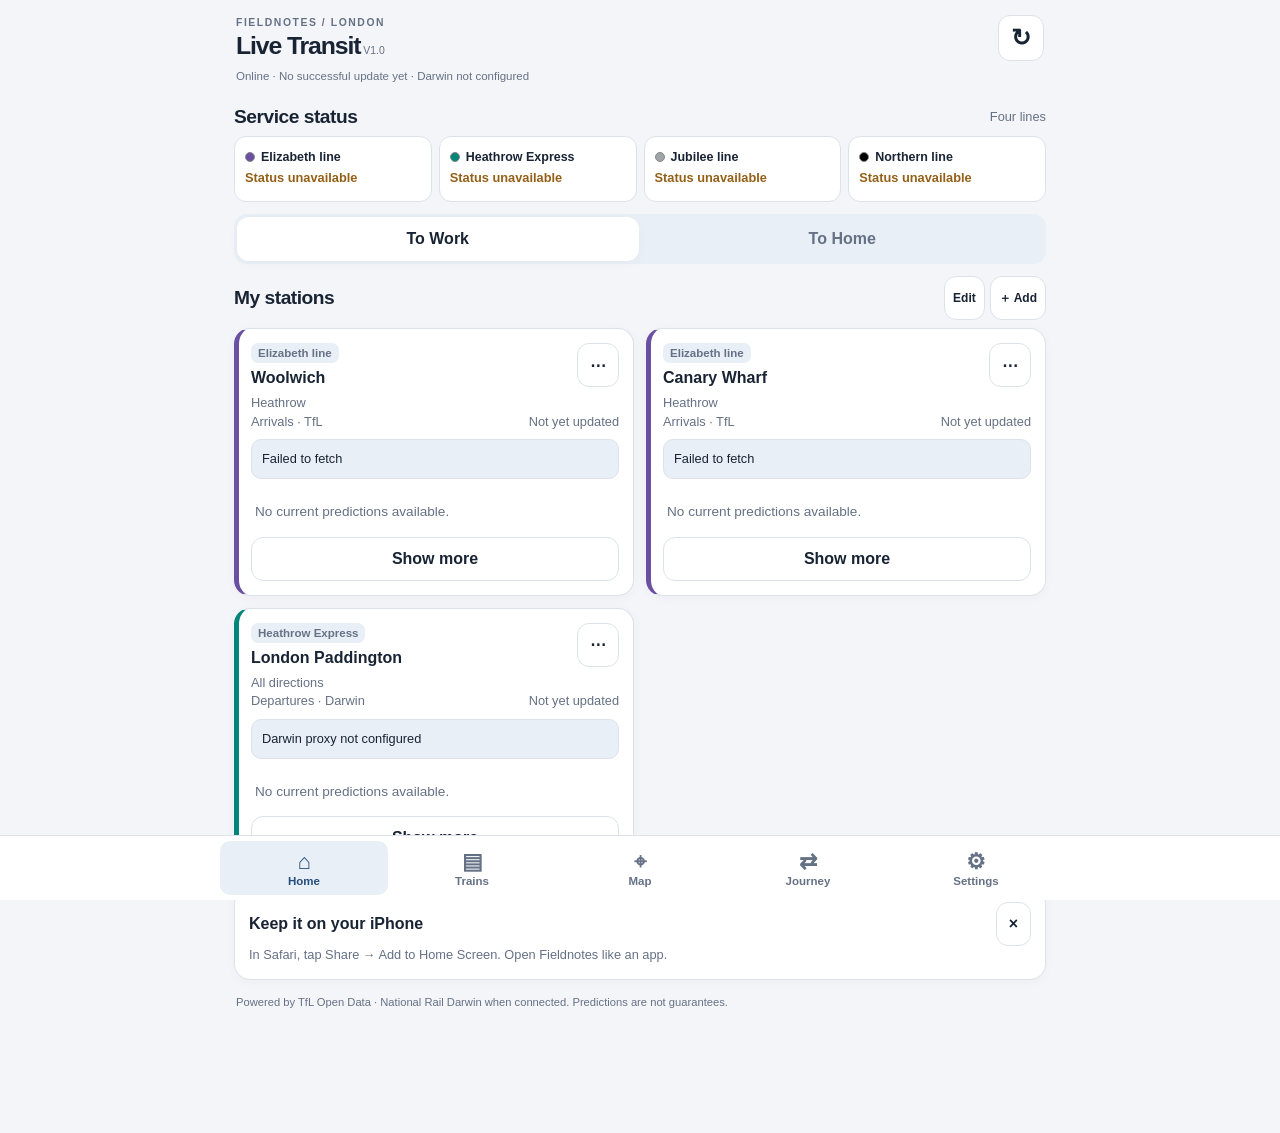
<file: index.html>
<!doctype html><html lang="en-GB"><head><meta charset="utf-8"><meta name="viewport" content="width=device-width, initial-scale=1, viewport-fit=cover"><meta name="theme-color" content="#f4f5f8"><meta name="apple-mobile-web-app-capable" content="yes"><meta name="apple-mobile-web-app-status-bar-style" content="default"><title>Fieldnotes Live Transit</title><link rel="manifest" href="manifest.webmanifest"><link rel="apple-touch-icon" href="icons/apple-touch-icon.png"><link rel="icon" href="icons/icon-192.png"><link rel="stylesheet" href="css/app.css"></head><body><header class="top"><div><div class="eyebrow">FIELDNOTES / LONDON</div><h1>Live Transit<span class="version"> V1.0</span></h1></div><button id="refresh" class="icon-button" aria-label="Refresh live data">↻</button></header><div id="connection" class="connection" role="status">Connecting to data providers…</div><main id="main" tabindex="-1"></main><nav aria-label="Main navigation" id="nav"><button data-page="home"><span>⌂</span>Home</button><button data-page="trains"><span>▤</span>Trains</button><button data-page="map"><span>⌖</span>Map</button><button data-page="journey"><span>⇄</span>Journey</button><button data-page="settings"><span>⚙</span>Settings</button></nav><dialog id="sheet"><div class="sheet-top"><h2 id="sheet-title"></h2><button id="close-sheet" aria-label="Close dialog">×</button></div><div id="sheet-content"></div></dialog><div id="toast" role="status" aria-live="polite"></div><script type="module" src="js/app.js"></script></body></html>
</file>
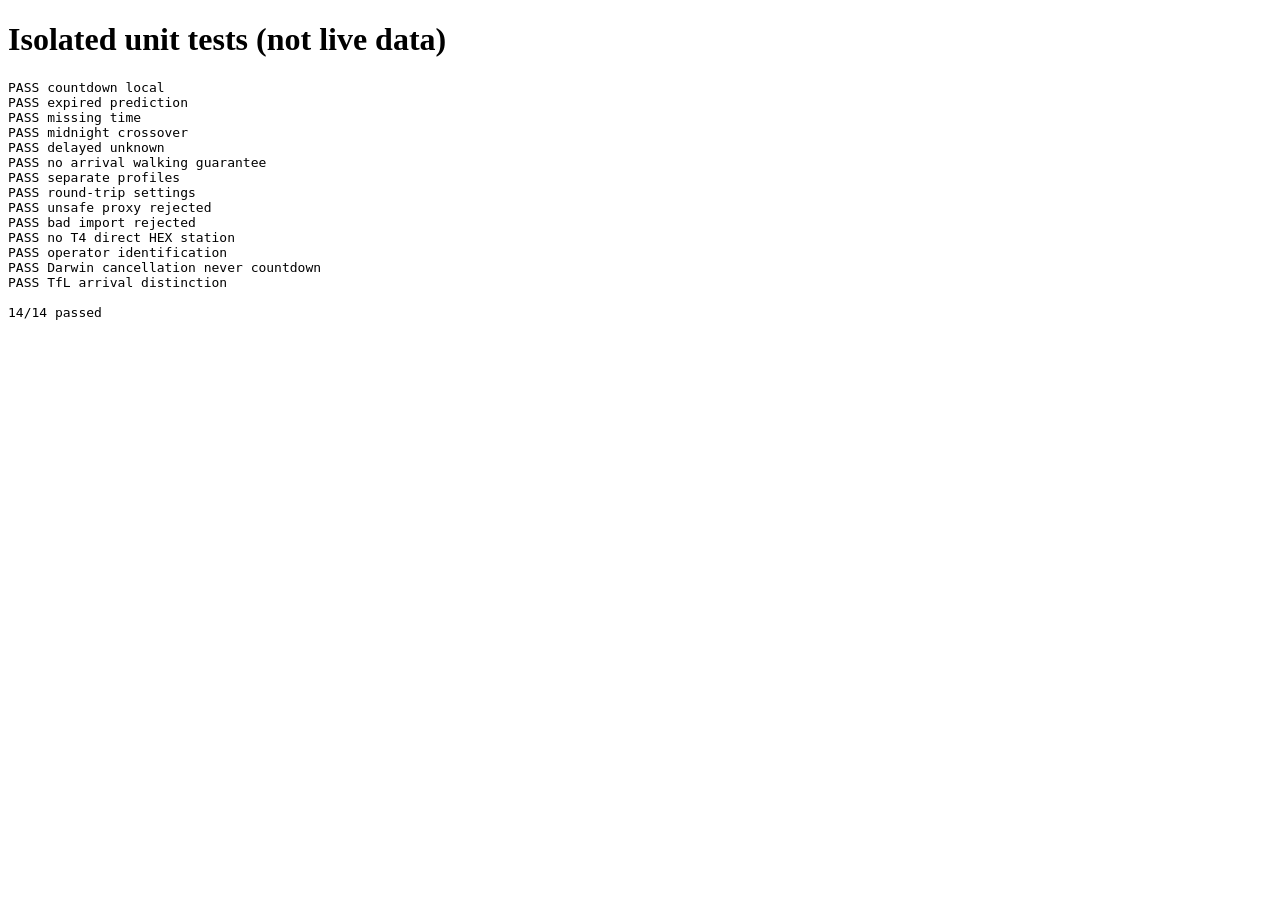
<file: tests/index.html>
<!doctype html><html lang="en"><meta charset="utf-8"><title>Fieldnotes isolated unit tests</title><body><h1>Isolated unit tests (not live data)</h1><pre id="results"></pre><script type="module" src="unit.js"></script></body></html>
</file>
<file: css/app.css>
:root{color-scheme:light;--bg:#f4f5f8;--panel:#fff;--ink:#182333;--muted:#657185;--line:#dde2ea;--accent:#244d79;--soft:#e9eff7;--warn:#946017;--danger:#ae3434;--good:#24724c;--shadow:0 2px 12px #18233308;font-family:-apple-system,BlinkMacSystemFont,'Segoe UI',sans-serif;font-size:16px} :root[data-theme=dark]{color-scheme:dark;--bg:#10151e;--panel:#1b2330;--ink:#edf2fa;--muted:#a5b1c3;--line:#354252;--accent:#aacdff;--soft:#26374c;--warn:#f3c47c;--danger:#ff9b9b;--good:#8bd7a9;--shadow:none}*{box-sizing:border-box}body{margin:0;background:var(--bg);color:var(--ink);min-height:100dvh;padding:env(safe-area-inset-top) env(safe-area-inset-right) calc(86px + env(safe-area-inset-bottom)) env(safe-area-inset-left)}button,input,select{font:inherit;color:inherit}button,a,input,select{touch-action:manipulation}button{min-height:44px;border:1px solid var(--line);border-radius:12px;background:var(--panel);padding:8px 12px;cursor:pointer;font-weight:600}button:disabled{opacity:.5;cursor:not-allowed}button:focus-visible,a:focus-visible,input:focus-visible,select:focus-visible{outline:3px solid var(--accent);outline-offset:2px}a{color:var(--accent)}input,select{width:100%;min-width:0;min-height:46px;border:1px solid var(--line);border-radius:10px;background:var(--panel);padding:9px 10px}input[type=checkbox]{width:23px;min-height:23px;accent-color:var(--accent)}label{display:block;font-size:.85rem;font-weight:600;color:var(--muted);margin:10px 0 5px}label.check{display:flex;align-items:center;gap:10px;min-height:44px;margin:0;color:var(--ink)}h1,h2,h3,p{margin:0}h1{font-size:1.55rem;letter-spacing:-.045em}h2{font-size:1.2rem;letter-spacing:-.025em}h3{font-size:1rem}p{line-height:1.45}small,.muted{color:var(--muted);font-size:.8rem;line-height:1.45}.eyebrow{font-size:.65rem;letter-spacing:.15em;font-weight:750;color:var(--muted);margin-bottom:4px}.version{font-size:.65rem;letter-spacing:0;color:var(--muted);font-weight:500}.top{max-width:840px;margin:auto;display:flex;justify-content:space-between;align-items:center;padding:15px 16px 9px}.icon-button{width:46px;font-size:1.5rem}.connection{max-width:840px;margin:auto;padding:0 16px 8px;font-size:.72rem;color:var(--muted)}main{max-width:840px;margin:auto;padding:4px 14px 22px;outline:none}.row{display:flex;align-items:center;gap:8px;flex-wrap:wrap}.between{justify-content:space-between}.stack{display:grid;gap:12px}.section-head{display:flex;justify-content:space-between;align-items:center;gap:8px;margin:12px 0 8px}.section-head button{font-size:.8rem}.card{background:var(--panel);border:1px solid var(--line);border-radius:16px;padding:14px;box-shadow:var(--shadow);min-width:0;overflow-wrap:anywhere}.card-head{display:flex;align-items:flex-start;justify-content:space-between;gap:8px}.stripe{border-left:5px solid var(--rail);padding-left:12px}.line-dot{width:10px;height:10px;border-radius:50%;display:inline-block;background:var(--rail);border:1px solid #888;flex:none}.pill{display:inline-flex;align-items:center;gap:5px;font-size:.72rem;font-weight:650;color:var(--muted);background:var(--soft);border-radius:7px;padding:4px 7px}.status-grid{display:grid;grid-template-columns:repeat(2,minmax(0,1fr));gap:7px}.status{display:block;text-align:left;min-height:66px;padding:9px 10px;overflow-wrap:anywhere}.status strong{display:flex;align-items:center;gap:6px;font-size:.78rem}.status small{display:block;margin-top:5px}.good{color:var(--good)}.warn{color:var(--warn)}.danger{color:var(--danger)}.seg{display:flex;background:var(--soft);border-radius:13px;padding:3px;gap:3px}.seg button{flex:1;border:0;background:transparent;color:var(--muted)}.seg button[aria-pressed=true]{background:var(--panel);color:var(--ink);box-shadow:var(--shadow)}.train{display:grid;grid-template-columns:minmax(0,1fr) auto;gap:8px;width:100%;text-align:left;border:0;border-top:1px solid var(--line);border-radius:0;padding:11px 0;align-items:center;background:transparent;font-weight:400}.train:first-child{margin-top:5px}.train strong{font-size:1rem;display:block}.train small{display:block;margin-top:3px}.count{font-size:1.55rem;font-weight:750;letter-spacing:-.06em;text-align:right;white-space:nowrap}.count small{font-size:.7rem;font-weight:500;letter-spacing:0}.primary{background:var(--accent);color:var(--panel);border-color:transparent}.full{width:100%}.empty{padding:15px 4px;color:var(--muted);font-size:.85rem;line-height:1.45}.notice{border:1px solid var(--line);background:var(--soft);border-radius:10px;padding:10px;font-size:.8rem;line-height:1.4;margin:8px 0}.notice.warn{border-color:var(--warn)}.fields{display:grid;grid-template-columns:repeat(2,minmax(0,1fr));gap:0 10px}.fields>div{min-width:0}.form-actions{display:flex;gap:8px;margin-top:14px}.form-actions button{flex:1}.list-btn{display:block;text-align:left;width:100%;margin:5px 0}.list-btn small{display:block}.scroll-list{max-height:35dvh;overflow-y:auto}.settings-group h3{margin-bottom:7px}.settings-group button{margin:3px 0}.settings-group p{margin:6px 0}.settings-group hr{border:0;border-top:1px solid var(--line)}.map-frame{height:clamp(320px,52dvh,560px);width:100%;overflow:hidden;background:var(--panel);border:1px solid var(--line);border-radius:14px;touch-action:none}.map-frame svg{display:block;width:100%;height:100%}.map-frame text{fill:var(--ink);font-size:10px;paint-order:stroke;stroke:var(--panel);stroke-width:2px;stroke-linejoin:round;pointer-events:none}.map-controls{display:flex;flex-wrap:wrap;gap:6px;margin:8px 0}.map-controls button{font-size:.8rem}.route-leg{border-left:3px solid var(--line);padding:8px 0 8px 12px;margin-left:5px;font-size:.87rem}.route-leg strong{display:block}.detail-grid{display:grid;grid-template-columns:1fr 1fr;gap:12px;margin:12px 0}.detail-grid div{min-width:0}.detail-grid b{display:block;overflow-wrap:anywhere}.drag-handle{touch-action:none;cursor:grab}.dragging{outline:2px solid var(--accent)}nav{position:fixed;bottom:0;left:0;right:0;z-index:10;display:flex;justify-content:center;background:var(--panel);border-top:1px solid var(--line);padding:5px max(4px,env(safe-area-inset-right)) calc(5px + env(safe-area-inset-bottom)) max(4px,env(safe-area-inset-left))}nav button{flex:1;max-width:168px;display:flex;flex-direction:column;align-items:center;justify-content:center;border:0;border-radius:10px;background:transparent;font-size:.72rem;color:var(--muted);min-width:0;padding:4px;min-height:54px}nav button span{font-size:1.35rem;line-height:1.25}nav button[aria-current=page]{color:var(--accent);background:var(--soft)}dialog{border:1px solid var(--line);border-radius:22px 22px 0 0;background:var(--panel);color:var(--ink);padding:16px 16px calc(22px + env(safe-area-inset-bottom));width:min(100%,600px);max-width:100%;max-height:88dvh;margin:auto auto 0;overflow:auto}dialog::backdrop{background:#0007}.sheet-top{display:flex;justify-content:space-between;align-items:center;gap:8px;margin-bottom:12px}.sheet-top button{font-size:1.4rem;min-width:44px}#toast{position:fixed;z-index:30;bottom:calc(78px + env(safe-area-inset-bottom));left:50%;transform:translateX(-50%);max-width:90%;width:max-content;background:var(--ink);color:var(--panel);border-radius:10px;padding:10px 15px;font-size:.82rem;box-shadow:var(--shadow)}#toast:empty{display:none}.actions{display:flex;gap:5px;flex-wrap:wrap}.actions button{font-size:.75rem;padding:5px 8px}.divider{border:0;border-top:1px solid var(--line);margin:12px 0}.footer-note{font-size:.7rem;color:var(--muted);margin:14px 2px;line-height:1.5}@media(min-width:650px){.status-grid{grid-template-columns:repeat(4,minmax(0,1fr))}.dashboard-grid{display:grid;grid-template-columns:repeat(2,minmax(0,1fr));gap:12px}dialog{border-radius:22px;margin:auto}}@media(max-width:350px){main{padding:4px 9px}.card{padding:11px}.count{font-size:1.3rem}.fields{grid-template-columns:1fr}}@media(prefers-reduced-motion:reduce){*{scroll-behavior:auto!important}}
</file>
